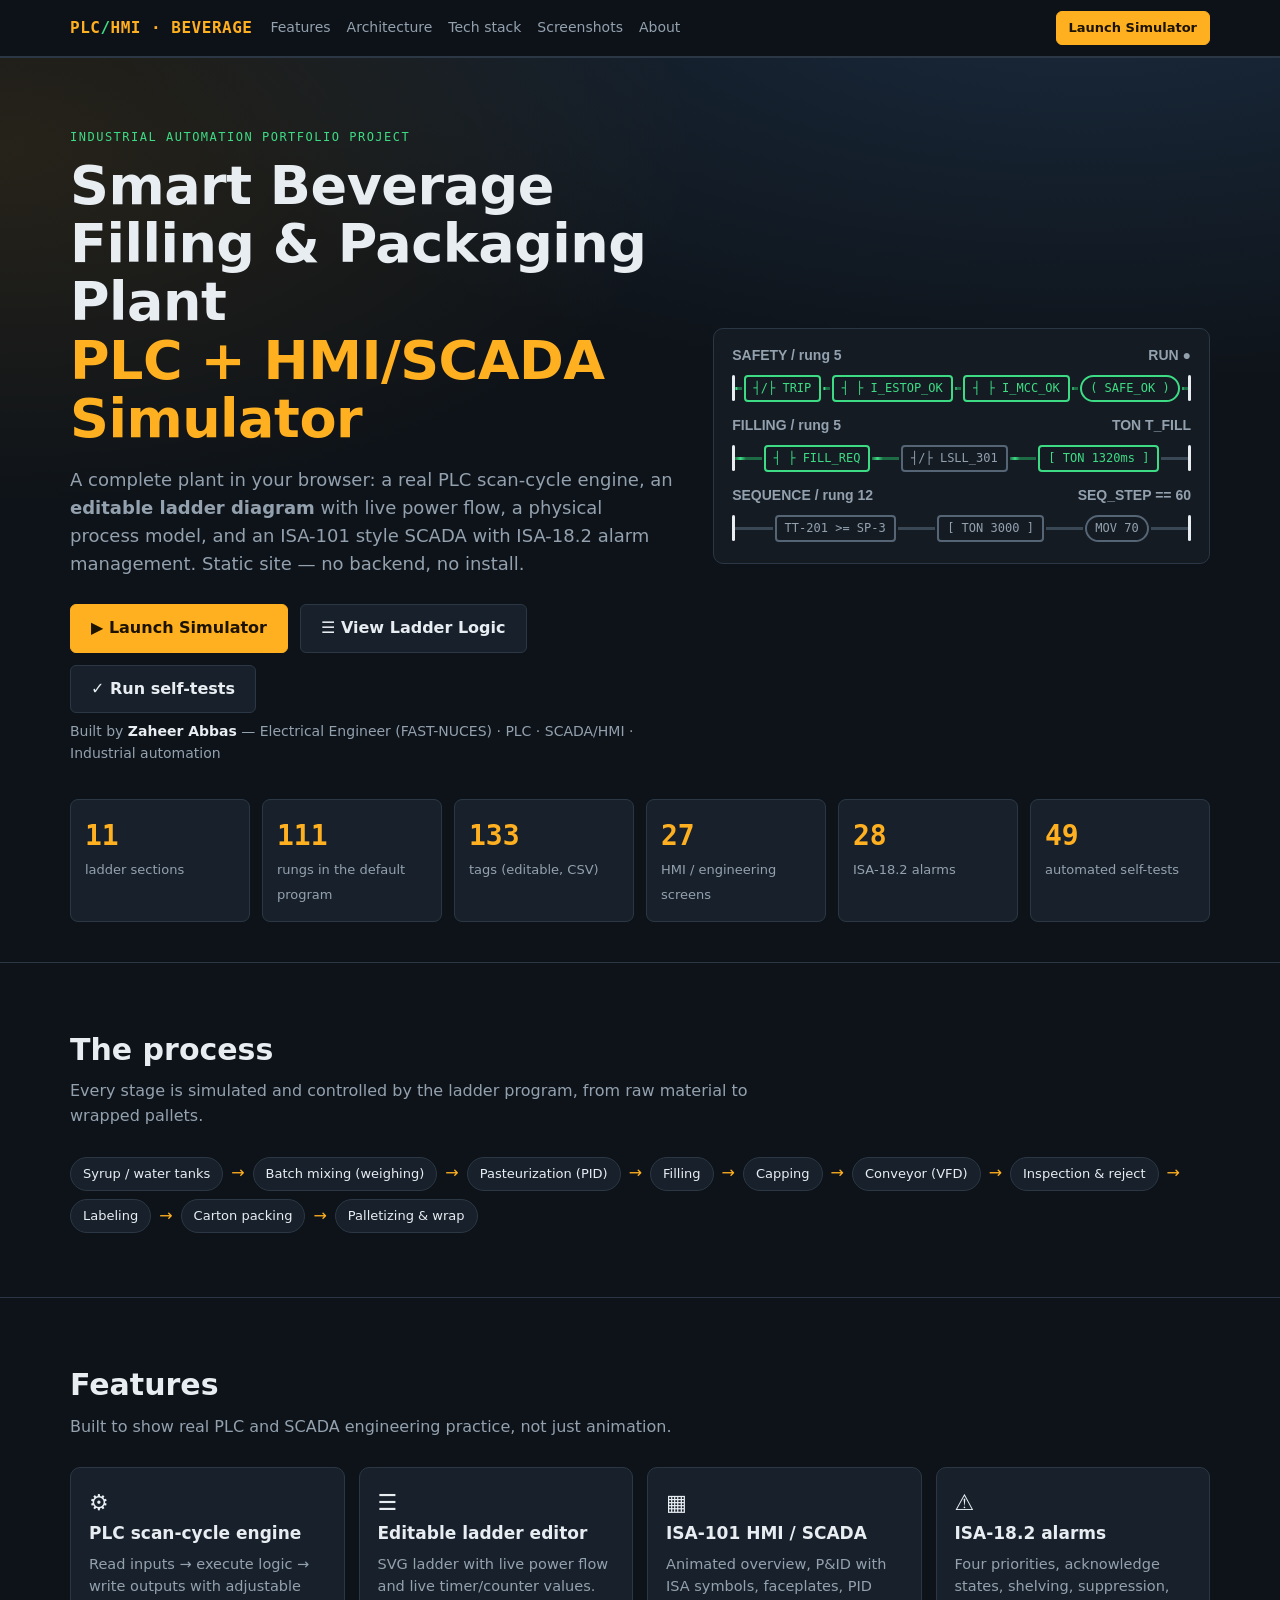
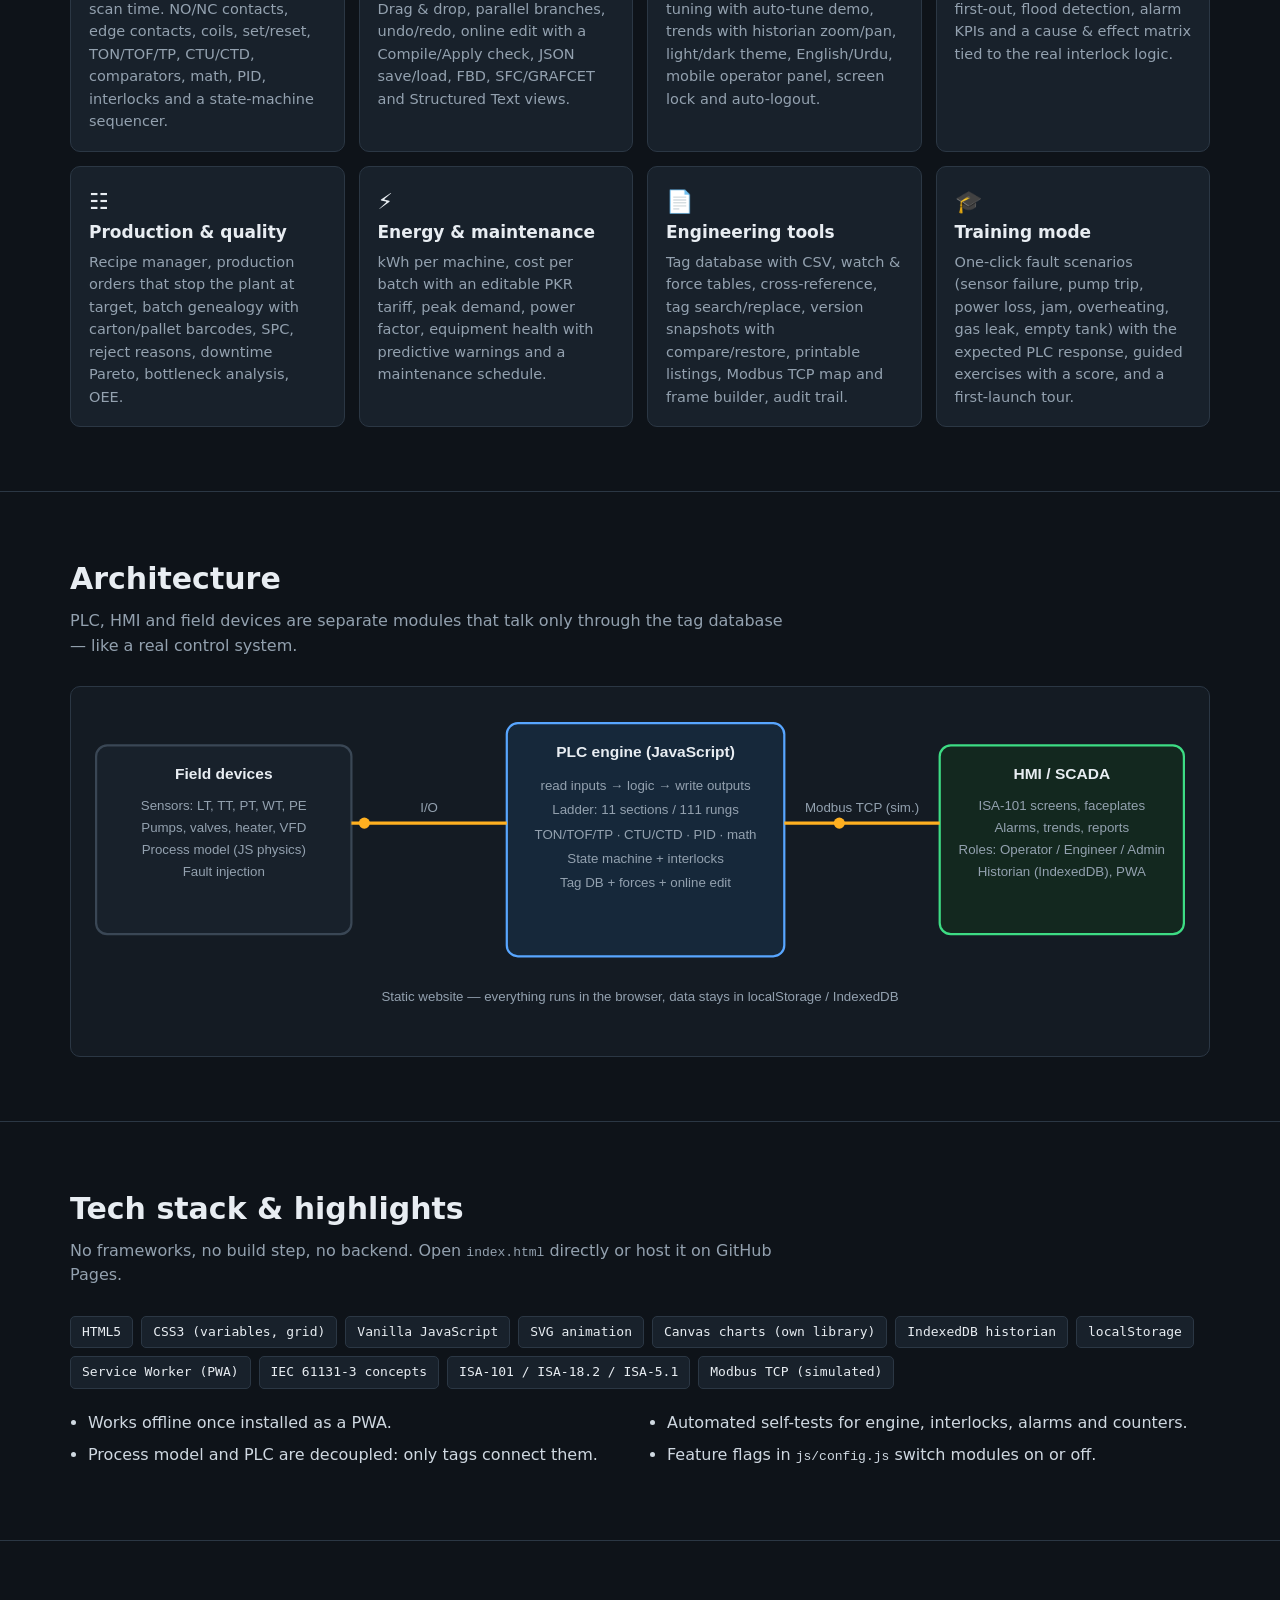
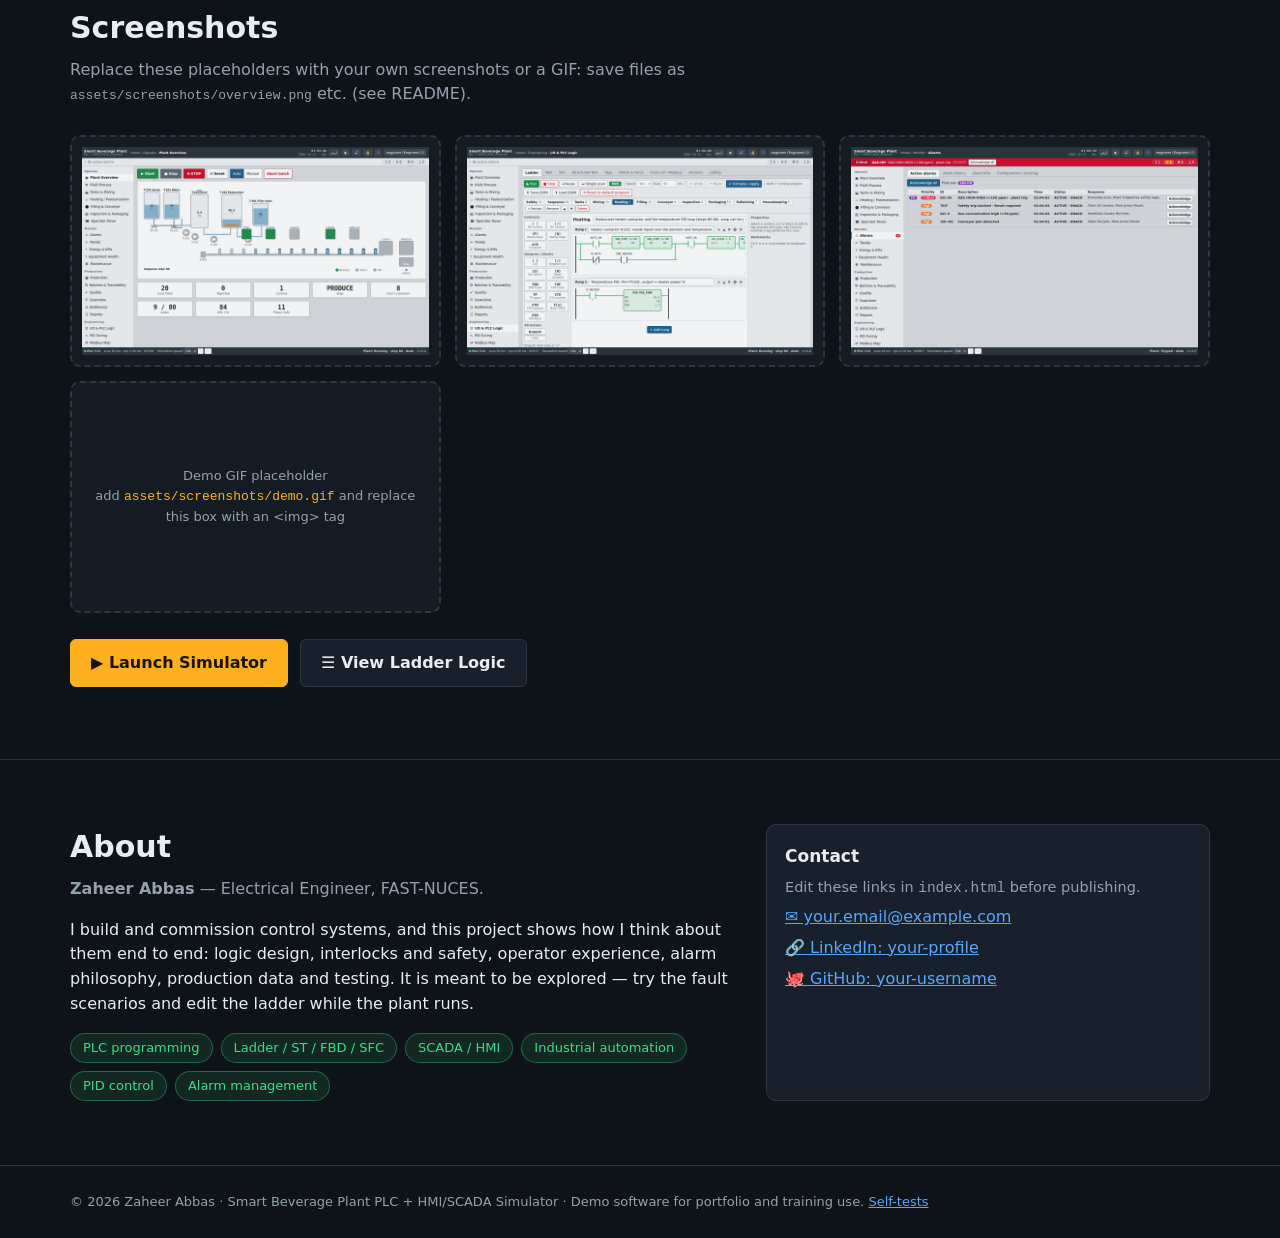
<file: index.html>
<!DOCTYPE html>
<html lang="en">
<head>
<meta charset="utf-8">
<meta name="viewport" content="width=device-width, initial-scale=1">
<title>Smart Beverage Filling &amp; Packaging Plant - PLC + HMI/SCADA Simulator | Zaheer Abbas</title>
<meta name="description" content="Portfolio project by Zaheer Abbas: a browser-based PLC (ladder logic) and HMI/SCADA simulator of a beverage filling and packaging plant. Editable ladder, ISA-101 HMI, ISA-18.2 alarms, no install.">
<meta name="theme-color" content="#0e1319">
<meta property="og:title" content="Smart Beverage Plant - PLC + HMI/SCADA Simulator">
<meta property="og:description" content="Edit ladder logic live and operate a simulated beverage plant in your browser.">
<link rel="manifest" href="manifest.webmanifest">
<link rel="icon" href="assets/icon.svg" type="image/svg+xml">
<link rel="apple-touch-icon" href="assets/icon-192.png">
<link rel="stylesheet" href="css/landing.css">
</head>
<body>
<header class="nav"><div class="wrap">
  <a class="logo" href="#top">PLC<b>/</b>HMI &middot; BEVERAGE</a>
  <nav aria-label="Sections"><a href="#features">Features</a><a href="#architecture">Architecture</a><a href="#stack">Tech stack</a><a href="#screens">Screenshots</a><a href="#about">About</a></nav>
  <a class="btn pri sm" href="simulator/index.html">Launch Simulator</a>
</div></header>

<main id="top">
<section class="hero"><div class="wrap grid">
  <div>
    <div class="tag">Industrial automation portfolio project</div>
    <h1>Smart Beverage Filling &amp; Packaging Plant<br><span>PLC + HMI/SCADA Simulator</span></h1>
    <p class="lead">A complete plant in your browser: a real PLC scan-cycle engine, an <b>editable ladder diagram</b> with live power flow, a physical process model, and an ISA-101 style SCADA with ISA-18.2 alarm management. Static site &mdash; no backend, no install.</p>
    <div class="cta"><a class="btn pri" href="simulator/index.html">&#9654; Launch Simulator</a><a class="btn" href="ladder/index.html">&#9776; View Ladder Logic</a><a class="btn" href="tests.html">&#10003; Run self-tests</a></div>
    <div class="by">Built by <b>Zaheer Abbas</b> &mdash; Electrical Engineer (FAST-NUCES) &middot; PLC &middot; SCADA/HMI &middot; Industrial automation</div>
  </div>
  <div class="rungs" aria-hidden="true">
    <div class="t"><span>SAFETY / rung 5</span><span>RUN &#9679;</span></div>
    <div class="rung"><i class="rail"></i><i class="wire on"></i><span class="el on">&#9508;/&#9500; TRIP</span><i class="wire on"></i><span class="el on">&#9508; &#9500; I_ESTOP_OK</span><i class="wire on"></i><span class="el on">&#9508; &#9500; I_MCC_OK</span><i class="wire on"></i><span class="el on coil">( SAFE_OK )</span><i class="wire on"></i><i class="rail"></i></div>
    <div class="t" style="margin-top:12px"><span>FILLING / rung 5</span><span>TON T_FILL</span></div>
    <div class="rung"><i class="rail"></i><i class="wire on"></i><span class="el on">&#9508; &#9500; FILL_REQ</span><i class="wire on"></i><span class="el">&#9508;/&#9500; LSLL_301</span><i class="wire on"></i><span class="el on">[ TON 1320ms ]</span><i class="wire"></i><i class="rail"></i></div>
    <div class="t" style="margin-top:12px"><span>SEQUENCE / rung 12</span><span>SEQ_STEP == 60</span></div>
    <div class="rung"><i class="rail"></i><i class="wire"></i><span class="el">TT-201 &gt;= SP-3</span><i class="wire"></i><span class="el">[ TON 3000 ]</span><i class="wire"></i><span class="el coil">MOV 70</span><i class="wire"></i><i class="rail"></i></div>
  </div>
</div>
<div class="wrap"><div class="stats" id="stats">
  <div class="stat"><b>11</b><span>ladder sections</span></div><div class="stat"><b>111</b><span>rungs in the default program</span></div><div class="stat"><b>133</b><span>tags (editable, CSV)</span></div>
  <div class="stat"><b>27</b><span>HMI / engineering screens</span></div><div class="stat"><b>28</b><span>ISA-18.2 alarms</span></div><div class="stat"><b>49</b><span>automated self-tests</span></div>
</div></div></section>

<section id="process"><div class="wrap">
  <h2>The process</h2><p class="sub">Every stage is simulated and controlled by the ladder program, from raw material to wrapped pallets.</p>
  <div class="flow"><span class="chip">Syrup / water tanks</span><span class="arr">&rarr;</span><span class="chip">Batch mixing (weighing)</span><span class="arr">&rarr;</span><span class="chip">Pasteurization (PID)</span><span class="arr">&rarr;</span><span class="chip">Filling</span><span class="arr">&rarr;</span><span class="chip">Capping</span><span class="arr">&rarr;</span><span class="chip">Conveyor (VFD)</span><span class="arr">&rarr;</span><span class="chip">Inspection &amp; reject</span><span class="arr">&rarr;</span><span class="chip">Labeling</span><span class="arr">&rarr;</span><span class="chip">Carton packing</span><span class="arr">&rarr;</span><span class="chip">Palletizing &amp; wrap</span></div>
</div></section>

<section id="features"><div class="wrap">
  <h2>Features</h2><p class="sub">Built to show real PLC and SCADA engineering practice, not just animation.</p>
  <div class="cards">
    <div class="card"><div class="ic">&#9881;</div><h3>PLC scan-cycle engine</h3><p>Read inputs &rarr; execute logic &rarr; write outputs with adjustable scan time. NO/NC contacts, edge contacts, coils, set/reset, TON/TOF/TP, CTU/CTD, comparators, math, PID, interlocks and a state-machine sequencer.</p></div>
    <div class="card"><div class="ic">&#9776;</div><h3>Editable ladder editor</h3><p>SVG ladder with live power flow and live timer/counter values. Drag &amp; drop, parallel branches, undo/redo, online edit with a Compile/Apply check, JSON save/load, FBD, SFC/GRAFCET and Structured Text views.</p></div>
    <div class="card"><div class="ic">&#9638;</div><h3>ISA-101 HMI / SCADA</h3><p>Animated overview, P&amp;ID with ISA symbols, faceplates, PID tuning with auto-tune demo, trends with historian zoom/pan, light/dark theme, English/Urdu, mobile operator panel, screen lock and auto-logout.</p></div>
    <div class="card"><div class="ic">&#9888;</div><h3>ISA-18.2 alarms</h3><p>Four priorities, acknowledge states, shelving, suppression, first-out, flood detection, alarm KPIs and a cause &amp; effect matrix tied to the real interlock logic.</p></div>
    <div class="card"><div class="ic">&#9783;</div><h3>Production &amp; quality</h3><p>Recipe manager, production orders that stop the plant at target, batch genealogy with carton/pallet barcodes, SPC, reject reasons, downtime Pareto, bottleneck analysis, OEE.</p></div>
    <div class="card"><div class="ic">&#9889;</div><h3>Energy &amp; maintenance</h3><p>kWh per machine, cost per batch with an editable PKR tariff, peak demand, power factor, equipment health with predictive warnings and a maintenance schedule.</p></div>
    <div class="card"><div class="ic">&#128196;</div><h3>Engineering tools</h3><p>Tag database with CSV, watch &amp; force tables, cross-reference, tag search/replace, version snapshots with compare/restore, printable listings, Modbus TCP map and frame builder, audit trail.</p></div>
    <div class="card"><div class="ic">&#127891;</div><h3>Training mode</h3><p>One-click fault scenarios (sensor failure, pump trip, power loss, jam, overheating, gas leak, empty tank) with the expected PLC response, guided exercises with a score, and a first-launch tour.</p></div>
  </div>
</div></section>

<section id="architecture"><div class="wrap">
  <h2>Architecture</h2><p class="sub">PLC, HMI and field devices are separate modules that talk only through the tag database &mdash; like a real control system.</p>
  <div class="arch"><svg viewBox="0 0 1000 300" role="img" aria-label="Architecture diagram: field devices to PLC to HMI over simulated Modbus TCP" width="100%">
    <style>.b{fill:#18212b;stroke:#3a4755;stroke-width:2}.p{fill:#16283a;stroke:#58a6ff}.h{fill:#13281f;stroke:#3ddc84}.t{fill:#e8edf2;font:700 14px sans-serif}.s{fill:#93a1af;font:12px sans-serif}.l{stroke:#ffb020;stroke-width:3;fill:none}.k{fill:#ffb020}</style>
    <rect class="b" x="10" y="40" width="230" height="170" rx="10"/><text class="t" x="125" y="70" text-anchor="middle">Field devices</text><text class="s" x="125" y="98" text-anchor="middle">Sensors: LT, TT, PT, WT, PE</text><text class="s" x="125" y="118" text-anchor="middle">Pumps, valves, heater, VFD</text><text class="s" x="125" y="138" text-anchor="middle">Process model (JS physics)</text><text class="s" x="125" y="158" text-anchor="middle">Fault injection</text>
    <rect class="b p" x="380" y="20" width="250" height="210" rx="10"/><text class="t" x="505" y="50" text-anchor="middle">PLC engine (JavaScript)</text><text class="s" x="505" y="80" text-anchor="middle">read inputs &#8594; logic &#8594; write outputs</text><text class="s" x="505" y="102" text-anchor="middle">Ladder: 11 sections / 111 rungs</text><text class="s" x="505" y="124" text-anchor="middle">TON/TOF/TP &#183; CTU/CTD &#183; PID &#183; math</text><text class="s" x="505" y="146" text-anchor="middle">State machine + interlocks</text><text class="s" x="505" y="168" text-anchor="middle">Tag DB + forces + online edit</text>
    <rect class="b h" x="770" y="40" width="220" height="170" rx="10"/><text class="t" x="880" y="70" text-anchor="middle">HMI / SCADA</text><text class="s" x="880" y="98" text-anchor="middle">ISA-101 screens, faceplates</text><text class="s" x="880" y="118" text-anchor="middle">Alarms, trends, reports</text><text class="s" x="880" y="138" text-anchor="middle">Roles: Operator / Engineer / Admin</text><text class="s" x="880" y="158" text-anchor="middle">Historian (IndexedDB), PWA</text>
    <path class="l" d="M240 110H380"/><path class="l" d="M630 110H770"/><text class="s" x="310" y="100" text-anchor="middle">I/O</text><text class="s" x="700" y="100" text-anchor="middle">Modbus TCP (sim.)</text>
    <circle class="k" r="5"><animateMotion dur="2s" repeatCount="indefinite" path="M240 110H380"/></circle><circle class="k" r="5"><animateMotion dur="1.6s" repeatCount="indefinite" path="M630 110H770"/></circle>
    <text class="s" x="500" y="270" text-anchor="middle">Static website &#8212; everything runs in the browser, data stays in localStorage / IndexedDB</text></svg></div>
</div></section>

<section id="stack"><div class="wrap">
  <h2>Tech stack &amp; highlights</h2><p class="sub">No frameworks, no build step, no backend. Open <code>index.html</code> directly or host it on GitHub Pages.</p>
  <div class="stack"><span>HTML5</span><span>CSS3 (variables, grid)</span><span>Vanilla JavaScript</span><span>SVG animation</span><span>Canvas charts (own library)</span><span>IndexedDB historian</span><span>localStorage</span><span>Service Worker (PWA)</span><span>IEC 61131-3 concepts</span><span>ISA-101 / ISA-18.2 / ISA-5.1</span><span>Modbus TCP (simulated)</span></div>
  <ul class="feat" style="margin-top:22px"><li>Works offline once installed as a PWA.</li><li>Process model and PLC are decoupled: only tags connect them.</li><li>Automated self-tests for engine, interlocks, alarms and counters.</li><li>Feature flags in <code>js/config.js</code> switch modules on or off.</li></ul>
</div></section>

<section id="screens"><div class="wrap">
  <h2>Screenshots</h2><p class="sub">Replace these placeholders with your own screenshots or a GIF: save files as <code>assets/screenshots/overview.png</code> etc. (see README).</p>
  <div class="shots">
    <div class="shot"><img src="assets/screenshots/overview.png" alt="Plant overview screenshot" onerror="this.replaceWith(Object.assign(document.createElement('div'),{innerHTML:'Plant overview<br><code>assets/screenshots/overview.png</code>'}))"></div>
    <div class="shot"><img src="assets/screenshots/ladder.png" alt="Ladder editor screenshot" onerror="this.replaceWith(Object.assign(document.createElement('div'),{innerHTML:'Ladder editor with live power flow<br><code>assets/screenshots/ladder.png</code>'}))"></div>
    <div class="shot"><img src="assets/screenshots/alarms.png" alt="Alarm management screenshot" onerror="this.replaceWith(Object.assign(document.createElement('div'),{innerHTML:'ISA-18.2 alarms<br><code>assets/screenshots/alarms.png</code>'}))"></div>
    <div class="shot"><div>Demo GIF placeholder<br>add <code>assets/screenshots/demo.gif</code> and replace this box with an &lt;img&gt; tag</div></div>
  </div>
  <div class="cta"><a class="btn pri" href="simulator/index.html">&#9654; Launch Simulator</a><a class="btn" href="ladder/index.html">&#9776; View Ladder Logic</a></div>
</div></section>

<section id="about"><div class="wrap about">
  <div>
    <h2>About</h2>
    <p class="sub" style="margin-bottom:10px"><b>Zaheer Abbas</b> &mdash; Electrical Engineer, FAST-NUCES.</p>
    <p>I build and commission control systems, and this project shows how I think about them end to end: logic design, interlocks and safety, operator experience, alarm philosophy, production data and testing. It is meant to be explored &mdash; try the fault scenarios and edit the ladder while the plant runs.</p>
    <div class="skills"><span>PLC programming</span><span>Ladder / ST / FBD / SFC</span><span>SCADA / HMI</span><span>Industrial automation</span><span>PID control</span><span>Alarm management</span></div>
  </div>
  <div class="card contact"><h3>Contact</h3><p>Edit these links in <code>index.html</code> before publishing.</p>
    <a href="mailto:your.email@example.com">&#9993; your.email@example.com</a><a href="https://www.linkedin.com/in/your-profile">&#128279; LinkedIn: your-profile</a><a href="https://github.com/your-username">&#128025; GitHub: your-username</a></div>
</div></section>
</main>
<footer><div class="wrap">&copy; <span id="yr">2026</span> Zaheer Abbas &middot; Smart Beverage Plant PLC + HMI/SCADA Simulator &middot; Demo software for portfolio and training use. <a href="tests.html">Self-tests</a></div></footer>
<script>
document.getElementById('yr').textContent = new Date().getFullYear();
if ('serviceWorker' in navigator && /^https?:/.test(location.protocol)) navigator.serviceWorker.register('sw.js').catch(function () {});
</script>
</body>
</html>
</file>
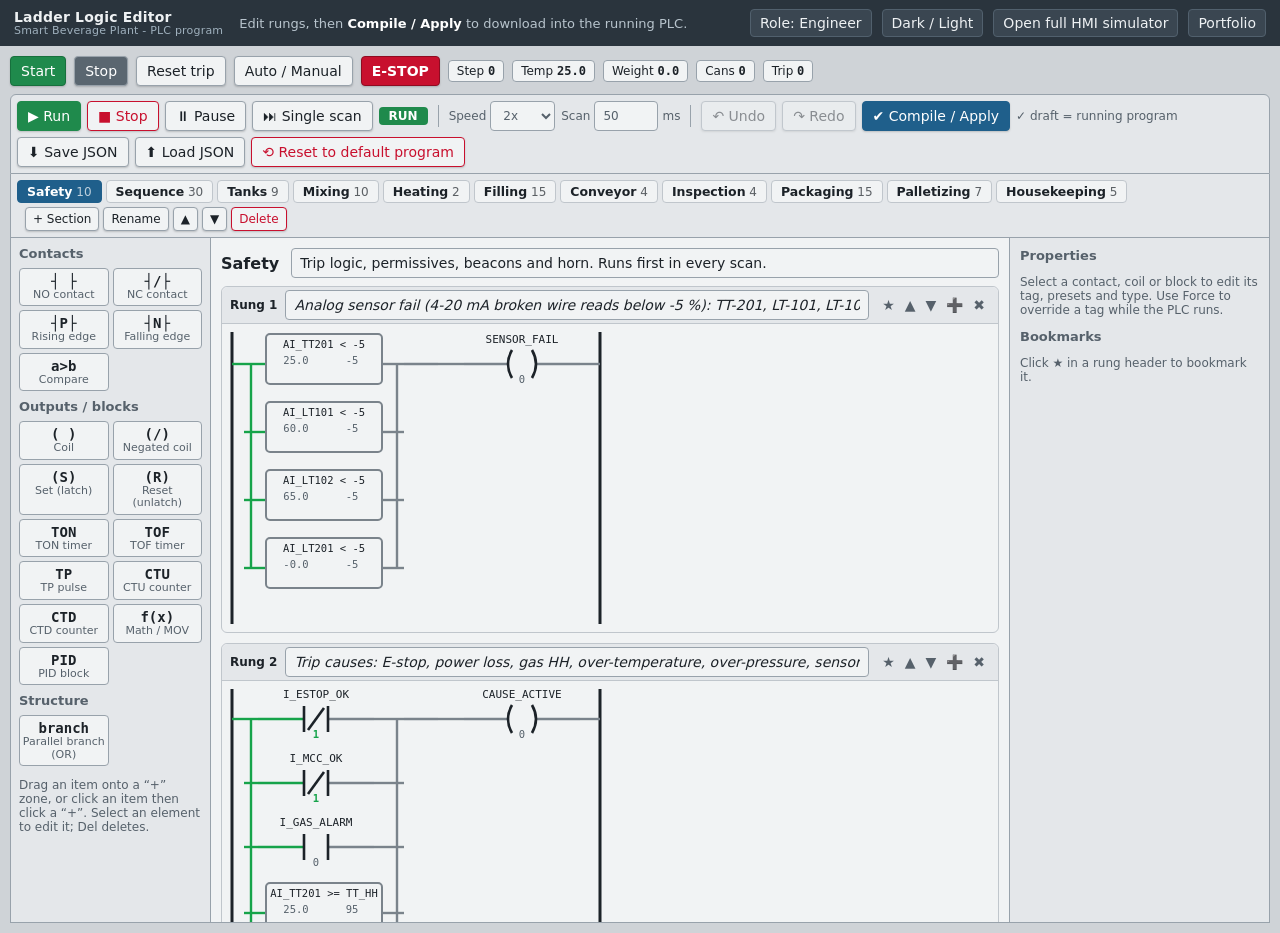
<file: ladder/index.html>
<!DOCTYPE html>
<html lang="en" data-theme="light">
<head>
<meta charset="utf-8"><meta name="viewport" content="width=device-width, initial-scale=1">
<title>Ladder Logic Editor - Smart Beverage Plant PLC</title>
<link rel="icon" href="../assets/icon.svg" type="image/svg+xml">
<link rel="stylesheet" href="../css/hmi.css">
<style>body{overflow:auto}.lp{padding:10px;max-width:1700px;margin:0 auto}.lp .strip{display:flex;gap:8px;flex-wrap:wrap;align-items:center;margin-bottom:8px}.lp .strip .kv{background:var(--card);border:1px solid var(--line);border-radius:4px;padding:3px 8px;font-size:12px}.lp .strip .kv b{font-family:var(--mono)}</style>
</head>
<body>
<div class="hdr" style="padding:8px 14px"><span class="brand">Ladder Logic Editor<small>Smart Beverage Plant - PLC program</small></span><span class="crumbs">Edit rungs, then <b>Compile / Apply</b> to download into the running PLC.</span>
  <button class="btn" id="role">Role: Engineer</button><button class="btn" id="theme">Dark / Light</button><a class="btn" style="text-decoration:none;display:inline-flex;align-items:center" href="../simulator/index.html">Open full HMI simulator</a><a class="btn" style="text-decoration:none;display:inline-flex;align-items:center" href="../index.html">Portfolio</a></div>
<div class="lp">
  <div class="strip" id="strip"></div>
  <div id="editor"></div>
</div>
<script src="../js/config.js"></script><script src="../js/tags.js"></script><script src="../js/plc-engine.js"></script><script src="../js/process-model.js"></script><script src="../js/sim.js"></script>
<script src="../js/alarms.js"></script><script src="../data/default-data.js"></script><script src="../js/storage.js"></script><script src="../js/production.js"></script><script src="../js/core.js"></script><script src="../js/ui.js"></script><script src="../js/ladder-editor.js"></script>
<script>
(function(){
  'use strict'; const P=PLANT, U=P.UI, h=U.h;
  P.session.user='engineer'; P.session.role='Engineer';
  P.I18N.lang='en'; if(P.Store.get('theme','light')==='dark') document.documentElement.dataset.theme='dark';
  const sim=P.boot(); sim.paused=false;
  const ed=window.__ed=new P.LadderEditor(document.getElementById('editor'),{sim,canEdit:()=>P.session.canEdit(),saveProgram:p=>P.Prog.saveProgram(p)});
  // quick operator strip so the ladder can be exercised without the HMI
  const strip=document.getElementById('strip'); const kv=(l,t,d)=>{const s=h('span',{class:'kv'},l+' ',h('b',null,'-'));strip.appendChild(s);return ()=>{s.lastChild.textContent=U.fmt(sim.tags.get(t),d)}};
  const b=(l,fn,c)=>strip.appendChild(h('button',{class:'btn '+(c||''),onclick:fn},l));
  b('Start',()=>P.Op.pulse('M_START','Start'),'start');b('Stop',()=>P.Op.pulse('M_STOP','Stop'),'stopb');b('Reset trip',()=>P.Op.pulse('M_RESET','Reset'));
  b('Auto / Manual',()=>P.Op.toggle('M_AUTO','Auto/Manual'));b('E-STOP',()=>P.Op.estop(),'estop');
  const ups=[kv('Step','SEQ_STEP',0),kv('Temp','AI_TT201',1),kv('Weight','AI_WT103',1),kv('Cans','CAN_PACKED.CV',0),kv('Trip','TRIP',0)];
  document.getElementById('role').onclick=()=>{const r=P.session.role==='Engineer'?'Operator':'Engineer';P.session.role=r;document.getElementById('role').textContent='Role: '+r;ed.refreshBar();ed.render();};
  document.getElementById('theme').onclick=()=>{const d=document.documentElement.dataset.theme==='dark'?'light':'dark';document.documentElement.dataset.theme=d;P.Store.set('theme',d);};
  P.bus.on('frame',()=>{ed.update();ups.forEach(f=>f());});
  P.bus.on('xref',t=>U.toast('Cross-reference for '+t+' is available in the HMI simulator: I/O & PLC Logic > Cross-ref','info'));
})();
</script>
</body></html>
</file>
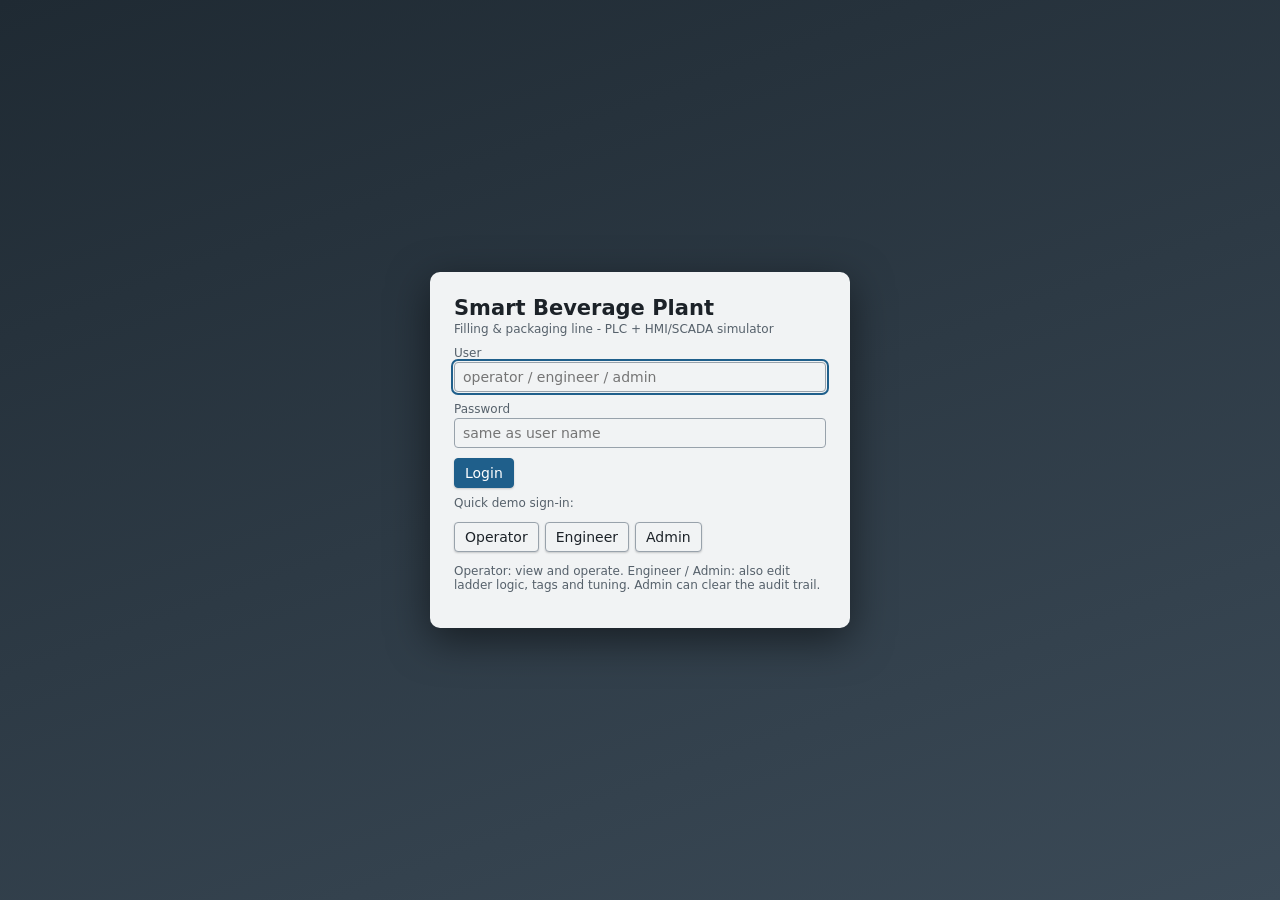
<file: simulator/index.html>
<!DOCTYPE html>
<html lang="en" data-theme="light">
<head>
<meta charset="utf-8">
<meta name="viewport" content="width=device-width, initial-scale=1, viewport-fit=cover">
<title>Smart Beverage Plant - PLC + HMI/SCADA Simulator</title>
<meta name="description" content="Web-based PLC (ladder logic) and HMI/SCADA simulator of a beverage filling and packaging plant.">
<meta name="theme-color" content="#2a343d">
<link rel="manifest" href="../manifest.webmanifest">
<link rel="icon" href="../assets/icon.svg" type="image/svg+xml">
<link rel="apple-touch-icon" href="../assets/icon-192.png">
<link rel="stylesheet" href="../css/hmi.css">
</head>
<body class="loggedout">
<noscript>This simulator needs JavaScript.</noscript>
<!-- engine -->
<script src="../js/config.js"></script>
<script src="../js/tags.js"></script>
<script src="../js/plc-engine.js"></script>
<script src="../js/process-model.js"></script>
<script src="../js/sim.js"></script>
<script src="../js/alarms.js"></script>
<script src="../data/default-data.js"></script>
<script src="../js/storage.js"></script>
<script src="../js/production.js"></script>
<script src="../js/core.js"></script>
<!-- UI -->
<script src="../js/ui.js"></script>
<script src="../js/charts.js"></script>
<script src="../js/ladder-editor.js"></script>
<script src="../js/app.js"></script>
<script src="../js/screens-operate.js"></script>
<script src="../js/screens-monitor.js"></script>
<script src="../js/screens-prod.js"></script>
<script src="../js/engineering.js"></script>
<script src="../js/screens-eng.js"></script>
<script src="../js/screens-learn.js"></script>
<script>
(function () {
  'use strict';
  var P = PLANT;
  if (P.Store.get('theme', 'light') === 'dark') document.documentElement.dataset.theme = 'dark';
  P.I18N.set(P.FEATURES.urdu ? P.Store.get('lang', 'en') : 'en');
  P.boot();
  P.App.showLogin();
  if (P.FEATURES.pwa && 'serviceWorker' in navigator && /^https?:/.test(location.protocol)) {
    navigator.serviceWorker.register('../sw.js').catch(function () { /* offline install is optional */ });
  }
  window.addEventListener('beforeunload', function () { P.Audit.flush(); });
})();
</script>
</body>
</html>
</file>
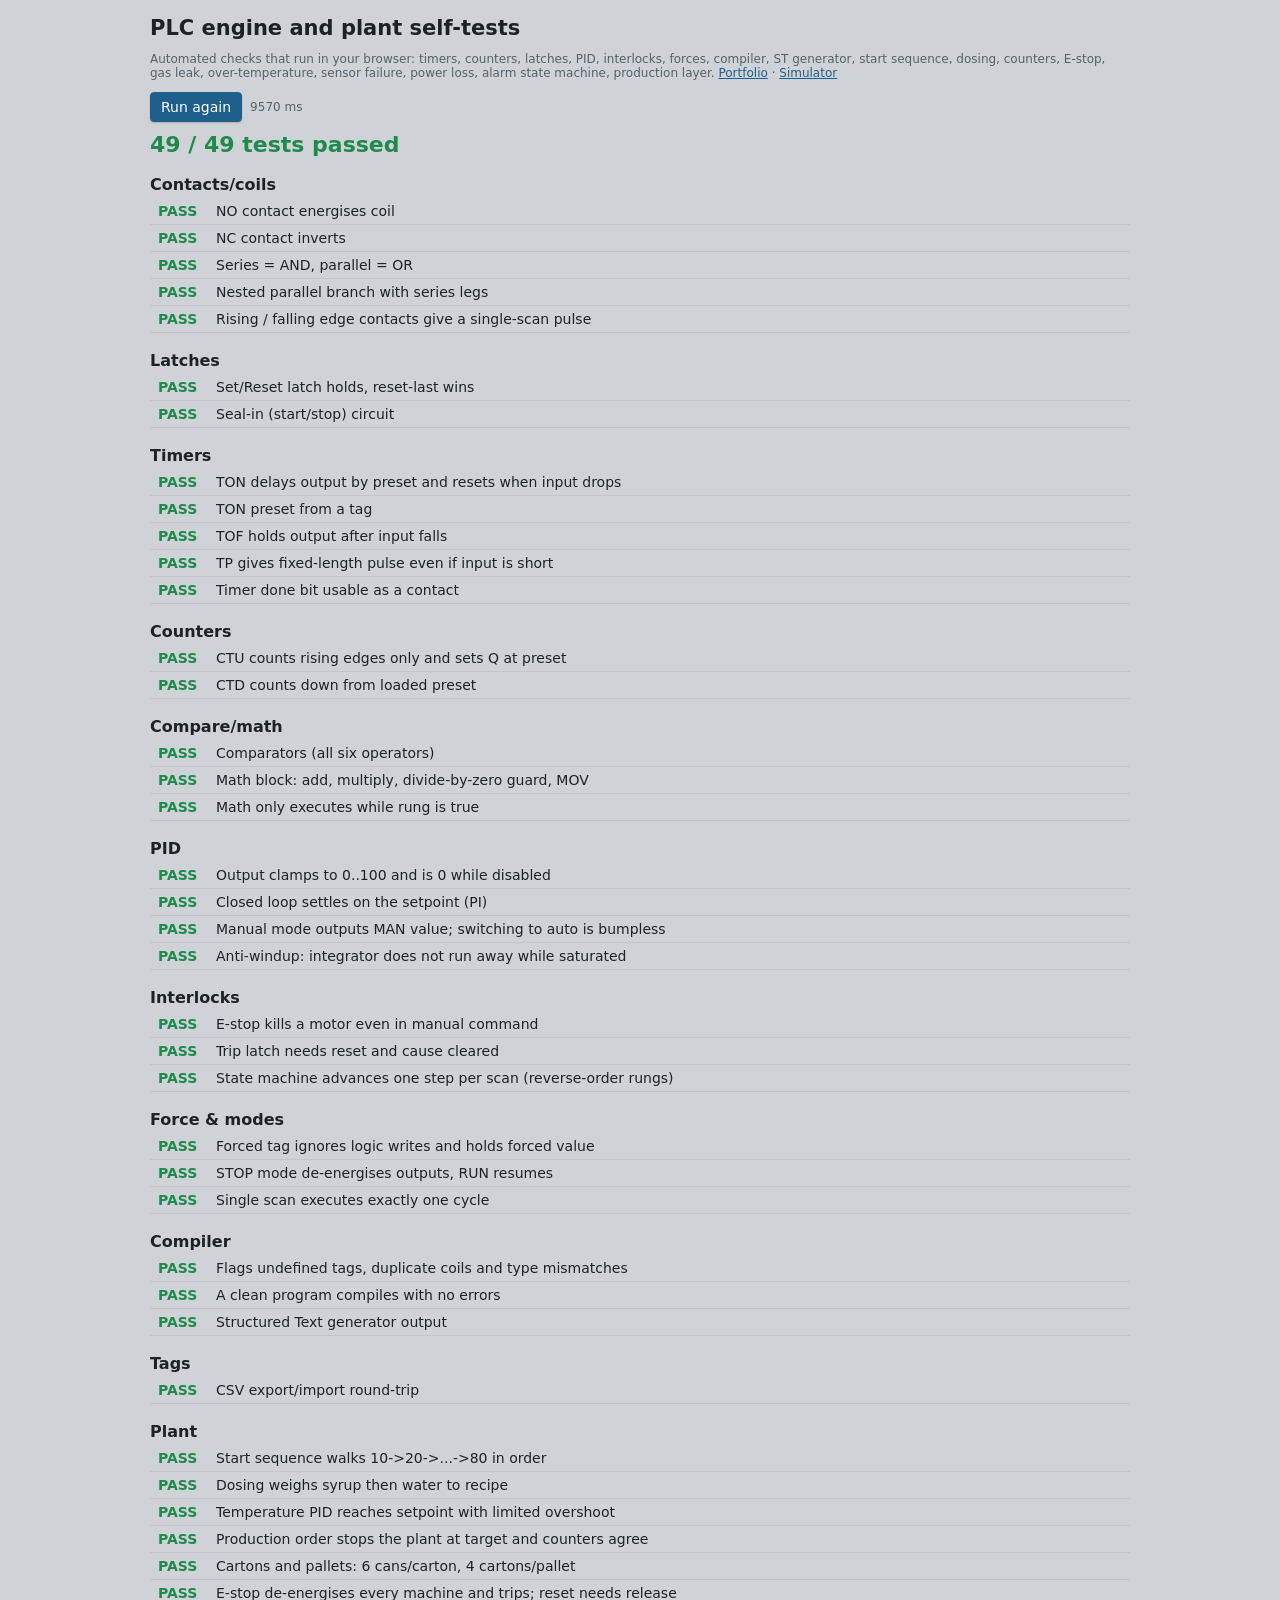
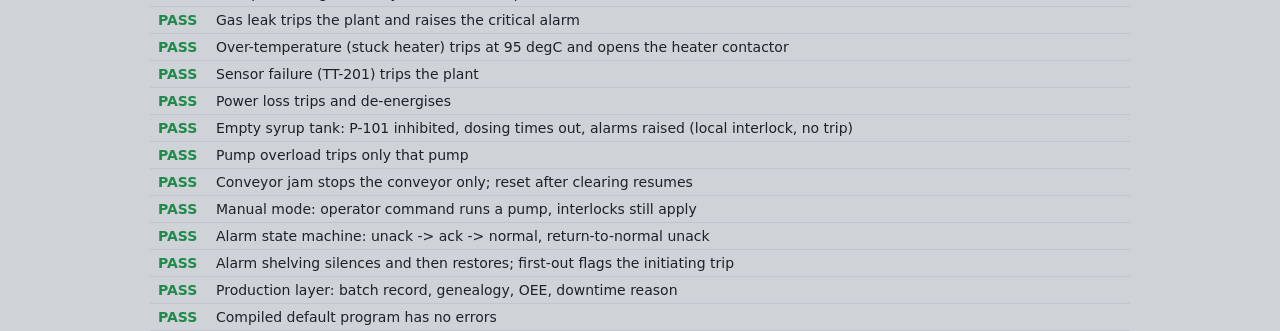
<file: tests.html>
<!DOCTYPE html>
<html lang="en" data-theme="light">
<head>
<meta charset="utf-8"><meta name="viewport" content="width=device-width, initial-scale=1">
<title>Self-tests - Smart Beverage Plant PLC</title>
<link rel="icon" href="assets/icon.svg" type="image/svg+xml">
<link rel="stylesheet" href="css/hmi.css">
<style>body{overflow:auto;padding:16px}.wrap{max-width:980px;margin:0 auto}.sum{font-size:22px;font-weight:700;margin:10px 0}.sum.ok{color:var(--ok)}.sum.bad{color:var(--bad)}
.r{display:flex;gap:10px;padding:5px 8px;border-bottom:1px solid var(--line2);font-size:14px}.r .s{width:48px;font-weight:700}.r.p .s{color:var(--ok)}.r.f{background:color-mix(in srgb,var(--bad) 12%,transparent)}.r.f .s{color:var(--bad)}.r small{color:var(--bad)}
h3{margin:18px 0 4px}</style>
</head>
<body><div class="wrap">
<h2>PLC engine and plant self-tests</h2>
<p class="hint">Automated checks that run in your browser: timers, counters, latches, PID, interlocks, forces, compiler, ST generator, start sequence, dosing, counters, E-stop, gas leak, over-temperature, sensor failure, power loss, alarm state machine, production layer.
<a href="index.html">Portfolio</a> &middot; <a href="simulator/index.html">Simulator</a></p>
<div class="toolbar"><button class="btn primary" id="rerun">Run again</button><span id="time" class="hint"></span></div>
<div id="sum" class="sum">Running...</div><div id="out"></div></div>
<script src="js/config.js"></script><script src="js/tags.js"></script><script src="js/plc-engine.js"></script><script src="js/process-model.js"></script><script src="js/sim.js"></script><script src="js/alarms.js"></script><script src="js/production.js"></script><script src="data/default-data.js"></script>
<script src="js/selftest.js"></script><script src="js/selftest-plant.js"></script>
<script>
(function(){
  function run(){
    var out=document.getElementById('out'),sum=document.getElementById('sum');out.innerHTML='';sum.textContent='Running...';sum.className='sum';
    setTimeout(function(){
      var t0=performance.now(),res=PLANT.runSelfTests(),fail=0,group='';
      res.forEach(function(r){
        if(r.group!==group){group=r.group;var h=document.createElement('h3');h.textContent=group;out.appendChild(h);}
        var d=document.createElement('div');d.className='r '+(r.ok?'p':'f');if(!r.ok)fail++;
        d.innerHTML='<span class="s">'+(r.ok?'PASS':'FAIL')+'</span><span>'+r.name.replace(/</g,'&lt;')+(r.ok?'':'<br><small>'+String(r.msg).replace(/</g,'&lt;')+'</small>')+'</span>';out.appendChild(d);
      });
      sum.textContent=(res.length-fail)+' / '+res.length+' tests passed';sum.className='sum '+(fail?'bad':'ok');
      document.getElementById('time').textContent=Math.round(performance.now()-t0)+' ms';
      window.__testResult={total:res.length,failed:fail};
    },30);
  }
  document.getElementById('rerun').onclick=run;run();
})();
</script></body></html>
</file>
<file: css/landing.css>
/* landing.css - portfolio landing page (control-room look: slate + amber + phosphor green) */
:root{--bg:#0e1319;--bg2:#141b23;--card:#18212b;--line:#2b3744;--ink:#e8edf2;--mute:#93a1af;--amber:#ffb020;--green:#3ddc84;--blue:#58a6ff;--red:#ff5468;--mono:ui-monospace,"Cascadia Mono",Consolas,"DejaVu Sans Mono",monospace;--sans:"Segoe UI",system-ui,-apple-system,Roboto,Arial,sans-serif}
*{box-sizing:border-box}html{scroll-behavior:smooth}body{margin:0;background:var(--bg);color:var(--ink);font-family:var(--sans);line-height:1.55}
a{color:var(--blue)}img,svg{max-width:100%}
.wrap{max-width:1180px;margin:0 auto;padding:0 20px}
.nav{position:sticky;top:0;z-index:20;background:rgba(14,19,25,.88);backdrop-filter:blur(8px);border-bottom:1px solid var(--line)}
.nav .wrap{display:flex;align-items:center;gap:18px;min-height:56px;flex-wrap:wrap}
.logo{font-family:var(--mono);font-weight:700;color:var(--amber);text-decoration:none;letter-spacing:.5px}.logo b{color:var(--green)}
.nav nav{display:flex;gap:16px;flex:1;flex-wrap:wrap}.nav nav a{color:var(--mute);text-decoration:none;font-size:14px}.nav nav a:hover{color:var(--ink)}
.btn{display:inline-flex;align-items:center;gap:8px;padding:11px 20px;border-radius:6px;border:1px solid var(--line);color:var(--ink);text-decoration:none;font-weight:600;background:var(--card);cursor:pointer}
.btn:hover{border-color:var(--amber)}.btn.pri{background:var(--amber);color:#1b1300;border-color:var(--amber)}.btn.pri:hover{filter:brightness(1.08)}.btn.sm{padding:6px 12px;font-size:13px}
.hero{padding:70px 0 40px;background:radial-gradient(1000px 420px at 85% -10%,rgba(88,166,255,.16),transparent),radial-gradient(700px 360px at 0% 10%,rgba(255,176,32,.10),transparent)}
.hero .grid{display:grid;grid-template-columns:1.1fr .9fr;gap:36px;align-items:center}
.tag{font-family:var(--mono);font-size:12px;color:var(--green);letter-spacing:1.5px;text-transform:uppercase}
h1{font-size:clamp(32px,5vw,54px);line-height:1.08;margin:10px 0 16px;letter-spacing:-.5px}h1 span{color:var(--amber)}
.lead{color:var(--mute);font-size:18px;max-width:58ch}
.cta{display:flex;gap:12px;flex-wrap:wrap;margin:26px 0 8px}.by{font-size:14px;color:var(--mute)}.by b{color:var(--ink)}
.rungs{background:var(--bg2);border:1px solid var(--line);border-radius:10px;padding:18px;font-family:var(--mono);font-size:12px}
.rungs .t{color:var(--mute);margin-bottom:8px;display:flex;justify-content:space-between}
.rung{display:flex;align-items:center;height:34px}.rail{width:3px;height:26px;background:var(--ink);border-radius:2px}.wire{flex:1;height:3px;background:#3a4755;position:relative;overflow:hidden}
.wire.on{background:#1d6b44}.wire.on::after{content:"";position:absolute;inset:0;background:linear-gradient(90deg,transparent,var(--green),transparent);width:40%;animation:flow 1.6s linear infinite}
@keyframes flow{from{transform:translateX(-100%)}to{transform:translateX(260%)}}
.el{padding:2px 8px;border:2px solid #556575;border-radius:4px;color:var(--mute);margin:0 2px;white-space:nowrap}.el.on{border-color:var(--green);color:var(--green)}
.coil{border-radius:14px}
section{padding:64px 0;border-top:1px solid var(--line)}h2{font-size:30px;margin:0 0 6px}.sub{color:var(--mute);margin:0 0 28px;max-width:70ch}
.stats{display:grid;grid-template-columns:repeat(auto-fit,minmax(150px,1fr));gap:12px;margin-top:34px}
.stat{background:var(--card);border:1px solid var(--line);border-radius:8px;padding:14px}.stat b{display:block;font-family:var(--mono);font-size:28px;color:var(--amber)}.stat span{color:var(--mute);font-size:13px}
.flow{display:flex;flex-wrap:wrap;gap:8px;align-items:center}.chip{background:var(--card);border:1px solid var(--line);padding:6px 12px;border-radius:20px;font-size:13px}.arr{color:var(--amber)}
.cards{display:grid;grid-template-columns:repeat(auto-fit,minmax(260px,1fr));gap:14px}
.card{background:var(--card);border:1px solid var(--line);border-radius:10px;padding:18px}.card h3{margin:0 0 6px;font-size:17px}.card p{margin:0;color:var(--mute);font-size:14.5px}.card .ic{font-size:22px}
.arch{background:var(--bg2);border:1px solid var(--line);border-radius:10px;padding:14px;overflow:auto}
.feat{columns:2;column-gap:36px;padding-left:18px;margin:0}.feat li{margin-bottom:8px;break-inside:avoid;color:#cfd8e1}
.stack{display:flex;flex-wrap:wrap;gap:8px}.stack span{font-family:var(--mono);font-size:13px;background:var(--card);border:1px solid var(--line);padding:5px 11px;border-radius:5px}
.shots{display:grid;grid-template-columns:repeat(auto-fit,minmax(300px,1fr));gap:14px}
.shot{aspect-ratio:16/10;border:2px dashed var(--line);border-radius:10px;display:flex;align-items:center;justify-content:center;flex-direction:column;color:var(--mute);background:var(--bg2);overflow:hidden;text-align:center;padding:10px;font-size:13px}
.shot img{width:100%;height:100%;object-fit:cover;display:block}.shot code{color:var(--amber)}
.about{display:grid;grid-template-columns:1.2fr .8fr;gap:30px}
.skills{display:flex;flex-wrap:wrap;gap:8px;margin-top:12px}.skills span{background:rgba(61,220,132,.1);color:var(--green);border:1px solid rgba(61,220,132,.35);padding:4px 12px;border-radius:20px;font-size:13px}
.contact a{display:block;margin:6px 0}footer{border-top:1px solid var(--line);padding:26px 0;color:var(--mute);font-size:13px}
@media(max-width:860px){.hero .grid,.about{grid-template-columns:1fr}.feat{columns:1}.hero{padding-top:40px}}
@media(prefers-reduced-motion:reduce){.wire.on::after{animation:none}html{scroll-behavior:auto}}
</file>
<file: css/hmi.css>
/* ==========================================================================
   hmi.css - ISA-101 style HMI (muted grey, colour = information) + ladder editor
   Light grey is the default; [data-theme=dark] switches the variables.
   ========================================================================== */
:root {
  --bg: #cfd3d7; --panel: #e4e7ea; --card: #f1f3f4; --ink: #1c2228; --mute: #56616b; --line: #98a2ab; --line2: #c0c6cc;
  --eq: #a9b1b8; --eq-dk: #7d8892; --liquid: #7aa7c7; --accent: #1f5f8b; --accent-ink: #fff; --ok: #1f8a4c; --bad: #c8102e; --warn: #e07b00; --info: #2f7fd1;
  --head: #2a343d; --head-ink: #eef1f3; --wire: #7a838b; --flow: #16a34a; --hit: rgba(31, 95, 139, .10); --sel: #1f5f8b; --shadow: 0 1px 2px rgba(0, 0, 0, .18);
  --font: "Segoe UI", system-ui, -apple-system, Roboto, "Helvetica Neue", Arial, sans-serif; --mono: ui-monospace, "Cascadia Mono", Consolas, "DejaVu Sans Mono", monospace;
}
[data-theme=dark] {
  --bg: #12161a; --panel: #1b2127; --card: #232b32; --ink: #e3e7ea; --mute: #9aa5af; --line: #3b4650; --line2: #2c353d;
  --eq: #56626d; --eq-dk: #7d8b97; --liquid: #3f7aa3; --accent: #4f9fdc; --accent-ink: #08131c; --ok: #38b26a; --bad: #ff5468; --warn: #ff9a2e; --info: #5aa9ff;
  --head: #0c1013; --head-ink: #e3e7ea; --wire: #5b6670; --flow: #34d97b; --hit: rgba(79, 159, 220, .14); --sel: #5aa9ff; --shadow: 0 1px 2px rgba(0, 0, 0, .5);
}
* { box-sizing: border-box; }
html, body { margin: 0; height: 100%; }
body { font-family: var(--font); font-size: 14px; background: var(--bg); color: var(--ink); -webkit-text-size-adjust: 100%; }
html[lang=ur] body { font-family: "Noto Nastaliq Urdu", "Noto Sans Arabic", "Segoe UI", Tahoma, serif; line-height: 1.9; }
button, input, select, textarea { font: inherit; color: inherit; }
a { color: var(--accent); }
:focus-visible { outline: 2px solid var(--sel); outline-offset: 1px; }
h1, h2, h3, h4 { margin: 0 0 .5em; font-weight: 600; }
h3 { font-size: 16px; } h4 { font-size: 13px; color: var(--mute); }
small, .hint { color: var(--mute); font-size: 12px; } .hint.err { color: var(--bad); }
.mono { font-family: var(--mono); }

/* ---- buttons / inputs ---- */
.btn { background: var(--card); border: 1px solid var(--line); border-radius: 4px; padding: 5px 10px; cursor: pointer; min-height: 30px; box-shadow: var(--shadow); }
.btn:hover:not(:disabled) { border-color: var(--accent); }
.btn:disabled { opacity: .45; cursor: not-allowed; }
.btn.primary { background: var(--accent); color: var(--accent-ink); border-color: var(--accent); }
.btn.ok { background: var(--ok); color: #fff; border-color: var(--ok); } .btn.bad { color: var(--bad); border-color: var(--bad); }
.btn.bad.solid { background: var(--bad); color: #fff; } .btn.sm { padding: 2px 8px; min-height: 24px; font-size: 12px; }
input[type=text], input[type=number], input[type=password], input:not([type]), select, textarea { background: var(--card); border: 1px solid var(--line); border-radius: 4px; padding: 5px 8px; min-height: 30px; }
input.err { border-color: var(--bad); background: color-mix(in srgb, var(--bad) 10%, var(--card)); }
.btnrow { display: flex; gap: 6px; flex-wrap: wrap; margin: 8px 0; }

/* ---- app shell ---- */
.app { display: grid; grid-template-rows: auto auto 1fr auto; grid-template-columns: 220px 1fr; height: 100vh; height: 100dvh; }
.hdr { grid-column: 1 / 3; background: var(--head); color: var(--head-ink); display: flex; align-items: center; gap: 10px; padding: 6px 12px; min-height: 46px; flex-wrap: wrap; }
.hdr .brand { font-weight: 700; letter-spacing: .2px; margin-right: 6px; } .hdr .brand small { color: #9fb0bd; font-weight: 400; display: block; font-size: 11px; line-height: 1.1; }
.crumbs { flex: 1; color: #b8c4cd; font-size: 13px; min-width: 120px; } .crumbs b { color: #fff; }
.hdr .btn { background: #3a4651; border-color: #51606d; color: #eef1f3; min-height: 28px; padding: 3px 9px; box-shadow: none; }
.hdr .btn:hover { border-color: #8fb4d0; } .clock { font-family: var(--mono); font-size: 13px; text-align: right; line-height: 1.2; }
.clock small { color: #9fb0bd; display: block; }
.banner { grid-column: 1 / 3; display: flex; align-items: center; gap: 10px; padding: 5px 12px; font-size: 13px; background: var(--panel); border-bottom: 1px solid var(--line); min-height: 32px; }
.banner.normal { color: var(--mute); } .banner .pill { padding: 1px 8px; border-radius: 10px; color: #fff; font-weight: 600; font-size: 12px; }
.banner.Critical { background: #c8102e; color: #fff; } .banner.High { background: #e8590c; color: #fff; } .banner.Medium { background: #f1c40f; color: #222; } .banner.Low { background: #2f7fd1; color: #fff; }
.banner.blink.unack { animation: blink 1s steps(2, start) infinite; } .banner .cnt { margin-left: auto; display: flex; gap: 6px; }
.banner .cnt span { padding: 0 8px; border-radius: 3px; font-weight: 600; font-size: 12px; border: 1px solid rgba(255, 255, 255, .5); }
.banner.normal .cnt span { border-color: var(--line); }
.flood { background: #7a1fa2; color: #fff; padding: 1px 8px; border-radius: 3px; font-weight: 700; font-size: 12px; }
@keyframes blink { 50% { opacity: .45; } }
.nav { background: var(--panel); border-right: 1px solid var(--line); overflow-y: auto; padding: 6px 0; }
.nav h5 { margin: 10px 14px 4px; font-size: 11px; color: var(--mute); font-weight: 600; letter-spacing: .6px; }
.nav button { display: flex; width: 100%; text-align: start; background: none; border: 0; padding: 7px 14px; cursor: pointer; border-inline-start: 3px solid transparent; font-size: 13.5px; gap: 8px; align-items: center; }
.nav button:hover { background: var(--hit); } .nav button.on { background: var(--card); border-inline-start-color: var(--accent); font-weight: 600; }
.nav button .bd { margin-inline-start: auto; background: var(--bad); color: #fff; font-size: 11px; border-radius: 9px; padding: 0 6px; }
.main { overflow: auto; padding: 12px; position: relative; } .main > .screen { min-height: 100%; }
.status { grid-column: 1 / 3; display: flex; gap: 14px; align-items: center; background: var(--head); color: #c9d3da; padding: 4px 12px; font-size: 12px; flex-wrap: wrap; }
.status select, .status input { background: #3a4651; color: #fff; border-color: #51606d; min-height: 24px; padding: 1px 4px; }
.status .dot { display: inline-block; width: 9px; height: 9px; border-radius: 50%; background: #888; margin-inline-end: 4px; } .dot.run { background: #3ddc84; } .dot.stop { background: #ff5468; } .dot.paused { background: #ffb02e; }
.menu-btn { display: none; }

/* ---- generic widgets ---- */
.grid { display: grid; gap: 12px; } .g2 { grid-template-columns: repeat(auto-fit, minmax(340px, 1fr)); } .g3 { grid-template-columns: repeat(auto-fit, minmax(260px, 1fr)); } .g4 { grid-template-columns: repeat(auto-fit, minmax(190px, 1fr)); }
.card { background: var(--card); border: 1px solid var(--line); border-radius: 6px; padding: 10px 12px; box-shadow: var(--shadow); min-width: 0; }
.card > h3, .card > h4:first-child { margin-top: 0; }
.kpi { text-align: center; } .kpi .v { font-size: 26px; font-weight: 600; font-family: var(--mono); } .kpi .l { color: var(--mute); font-size: 12px; } .kpi .u { font-size: 12px; color: var(--mute); }
.bar { height: 10px; background: var(--line2); border-radius: 5px; overflow: hidden; } .bar > i { display: block; height: 100%; background: var(--accent); transition: width .3s; }
.bar.ok > i { background: var(--ok); } .bar.warn > i { background: var(--warn); } .bar.bad > i { background: var(--bad); }
.tbl { border-collapse: collapse; width: 100%; font-size: 13px; } .tbl th, .tbl td { text-align: start; padding: 4px 8px; border-bottom: 1px solid var(--line2); vertical-align: top; }
.tbl th { background: var(--panel); position: sticky; top: 0; z-index: 1; font-weight: 600; } .tbl tr.clk { cursor: pointer; } .tbl tr.clk:hover { background: var(--hit); }
.tbl td.num { text-align: end; font-family: var(--mono); } .tbl input { width: 100%; min-height: 24px; padding: 1px 4px; }
.scroll { overflow: auto; max-height: 62vh; border: 1px solid var(--line2); border-radius: 4px; }
.tabs { display: flex; gap: 2px; border-bottom: 1px solid var(--line); margin-bottom: 10px; flex-wrap: wrap; }
.tabs button { background: none; border: 1px solid transparent; border-bottom: 0; padding: 6px 12px; cursor: pointer; border-radius: 4px 4px 0 0; color: var(--mute); }
.tabs button.on { background: var(--card); border-color: var(--line); color: var(--ink); font-weight: 600; margin-bottom: -1px; }
.tag { display: inline-block; padding: 0 7px; border-radius: 9px; font-size: 11.5px; font-weight: 600; color: #fff; background: var(--mute); }
.tag.Critical { background: #c8102e; } .tag.High { background: #e8590c; } .tag.Medium { background: #d4a300; } .tag.Low { background: #2f7fd1; } .tag.ok { background: var(--ok); } .tag.warn { background: var(--warn); } .tag.crit { background: var(--bad); } .tag.fo { background: #7a1fa2; }
.led { display: inline-block; width: 12px; height: 12px; border-radius: 50%; background: var(--line); border: 1px solid rgba(0, 0, 0, .3); vertical-align: middle; } .led.on { background: var(--ok); } .led.red { background: var(--bad); } .led.amb { background: var(--warn); }
.form-row { display: flex; gap: 10px; align-items: center; flex-wrap: wrap; margin: 6px 0; } .form-row label { color: var(--mute); }
.toolbar { display: flex; gap: 8px; flex-wrap: wrap; align-items: center; margin-bottom: 10px; }
.opbtns { display: flex; gap: 8px; flex-wrap: wrap; } .opbtns .btn { min-height: 40px; min-width: 88px; font-weight: 600; }
.btn.start { background: #1f8a4c; color: #fff; border-color: #17703d; } .btn.stopb { background: #5a6670; color: #fff; } .btn.estop { background: #c8102e; color: #fff; border-color: #8f0b21; font-weight: 700; }
.btn.sel { outline: 2px solid var(--accent); }
.seg { display: inline-flex; border: 1px solid var(--line); border-radius: 4px; overflow: hidden; } .seg button { border: 0; background: var(--card); padding: 5px 12px; cursor: pointer; min-height: 30px; } .seg button.on { background: var(--accent); color: var(--accent-ink); }

/* ---- process graphics (ISA-101: grey equipment, colour only when meaningful) ---- */
svg.pg { width: 100%; height: auto; background: var(--card); border: 1px solid var(--line); border-radius: 6px; display: block; }
svg.pg text { font-family: var(--font); fill: var(--ink); font-size: 12px; } svg.pg .sm { font-size: 10.5px; fill: var(--mute); } svg.pg .tagl { font-size: 11px; font-weight: 600; } svg.pg .val { font-family: var(--mono); font-size: 12px; font-weight: 600; }
.pg .vessel { fill: var(--panel); stroke: var(--eq-dk); stroke-width: 2; } .pg .liq { fill: var(--liquid); opacity: .9; } .pg .pipe { stroke: var(--eq-dk); stroke-width: 4; fill: none; stroke-linecap: round; } .pg .pipe.flow { stroke: var(--liquid); }
.pg .eq { fill: var(--eq); stroke: var(--eq-dk); stroke-width: 1.5; cursor: pointer; } .pg .eq.on { fill: var(--ok); } .pg .eq.fault { fill: var(--bad); } .pg .eq.warn { fill: var(--warn); }
.pg .valve { fill: var(--eq); stroke: var(--eq-dk); stroke-width: 1.5; cursor: pointer; } .pg .valve.on { fill: var(--ok); }
.pg .bub { fill: var(--card); stroke: var(--eq-dk); stroke-width: 1.5; } .pg .bub.alm { stroke: var(--bad); stroke-width: 3; }
.pg .can { fill: #b9c1c8; stroke: #6a757e; } .pg .can.filled { fill: var(--liquid); } .pg .can.capped { stroke: #333; stroke-width: 2; }
.pg .belt { fill: var(--eq); } .pg .lamp { fill: var(--line); } .pg .lamp.on { fill: var(--ok); } .pg .lamp.red.on { fill: var(--bad); } .pg .lamp.amb.on { fill: var(--warn); }
.pg .pipe.anim { stroke-dasharray: 10 8; animation: dash 1s linear infinite; } @keyframes dash { to { stroke-dashoffset: -18; } }
.pg [data-click] { cursor: pointer; } .pg .heat { fill: var(--warn); opacity: 0; } .pg .heat.on { opacity: .85; }
@media (prefers-reduced-motion: reduce) { .pg .pipe.anim { animation: none; } .banner.blink.unack { animation: none; } }

/* ---- faceplate ---- */
.fp { display: grid; grid-template-columns: 1fr 1fr; gap: 8px 16px; min-width: 300px; } .fp .big { font-size: 22px; font-family: var(--mono); font-weight: 600; } .fp .full { grid-column: 1 / 3; }
.fp .lbl { color: var(--mute); font-size: 12px; }
input[type=range] { width: 100%; }

/* ---- modal / toast / login / lock ---- */
.modal-back { position: fixed; inset: 0; background: rgba(0, 0, 0, .45); z-index: 100; display: flex; align-items: center; justify-content: center; padding: 14px; }
.modal { background: var(--card); border: 1px solid var(--line); border-radius: 8px; max-width: 560px; width: 100%; max-height: 92vh; display: flex; flex-direction: column; box-shadow: 0 10px 40px rgba(0, 0, 0, .4); } .modal.wide { max-width: 980px; }
.modal-h { display: flex; justify-content: space-between; align-items: center; padding: 10px 14px; border-bottom: 1px solid var(--line); } .modal-h .x { background: none; border: 0; font-size: 22px; cursor: pointer; line-height: 1; }
.modal-b { padding: 14px; overflow: auto; } .modal-f { padding: 10px 14px; border-top: 1px solid var(--line); display: flex; gap: 8px; justify-content: flex-end; }
#toasts { position: fixed; right: 14px; bottom: 44px; z-index: 300; display: flex; flex-direction: column; gap: 6px; max-width: 420px; }
.toast { background: var(--head); color: #fff; padding: 8px 12px; border-radius: 5px; border-inline-start: 4px solid var(--info); box-shadow: 0 4px 14px rgba(0, 0, 0, .35); transition: opacity .4s; }
.toast.ok { border-color: var(--ok); } .toast.err { border-color: var(--bad); } .toast.warn { border-color: var(--warn); } .toast.out { opacity: 0; }
.login-wrap { position: fixed; inset: 0; background: linear-gradient(160deg, #1f2a33, #3b4a57); display: flex; align-items: center; justify-content: center; z-index: 200; padding: 14px; }
.login { background: var(--card); width: 100%; max-width: 420px; border-radius: 10px; padding: 24px; box-shadow: 0 12px 40px rgba(0, 0, 0, .5); }
.login h2 { margin-bottom: 2px; } .login .fld { margin: 10px 0; } .login .fld input { width: 100%; } .login .quick { display: flex; gap: 6px; margin: 12px 0 4px; flex-wrap: wrap; }
.lock { position: fixed; inset: 0; z-index: 150; background: rgba(15, 20, 25, .92); display: flex; align-items: center; justify-content: center; color: #fff; }
.lock .box { background: var(--card); color: var(--ink); padding: 22px; border-radius: 8px; width: 320px; text-align: center; }

/* ---- charts ---- */
canvas.chart { width: 100%; display: block; background: var(--card); border: 1px solid var(--line2); border-radius: 4px; touch-action: none; }
.legend { display: flex; gap: 12px; flex-wrap: wrap; font-size: 12px; margin: 4px 0; } .legend i { display: inline-block; width: 14px; height: 3px; vertical-align: middle; margin-inline-end: 4px; }

/* ---- ladder editor ---- */
.le { display: flex; flex-direction: column; min-height: 0; }
.le-toolbar { display: flex; gap: 6px; align-items: center; flex-wrap: wrap; padding: 6px; background: var(--panel); border: 1px solid var(--line); border-radius: 6px 6px 0 0; }
.le-toolbar .sep { width: 1px; height: 22px; background: var(--line); margin: 0 4px; } .le-toolbar .sp { flex: 1; } .le-toolbar label { font-size: 12px; color: var(--mute); display: inline-flex; align-items: center; gap: 4px; }
.le-mode { font-weight: 700; padding: 2px 10px; border-radius: 4px; font-size: 12px; } .le-mode.run { background: var(--ok); color: #fff; } .le-mode.stop { background: var(--bad); color: #fff; } .le-mode.paused { background: var(--warn); color: #fff; }
.le-status { font-size: 12px; color: var(--mute); } .le-status.dirty { color: var(--warn); font-weight: 700; }
.le-ro { display: none; background: color-mix(in srgb, var(--warn) 25%, var(--card)); padding: 6px 10px; border: 1px solid var(--warn); font-size: 13px; }
.le-main { display: grid; grid-template-columns: 200px minmax(0, 1fr) 260px; gap: 0; border: 1px solid var(--line); border-top: 0; background: var(--card); height: calc(100vh - 215px); min-height: 440px; }
.le-side { overflow: auto; border-inline-end: 1px solid var(--line); padding: 8px; background: var(--panel); } .le-center { overflow: auto; padding: 10px; } .le-props { overflow: auto; border-inline-start: 1px solid var(--line); padding: 10px; background: var(--panel); }
.sec-item { display: flex; flex-direction: column; width: 100%; text-align: start; background: var(--card); border: 1px solid var(--line2); border-radius: 4px; padding: 5px 8px; margin-bottom: 4px; cursor: pointer; } .sec-item.on { border-color: var(--accent); background: var(--hit); }
.le-secs { display: flex; flex-wrap: wrap; gap: 4px; padding: 6px; background: var(--panel); border: 1px solid var(--line); border-top: 0; align-items: center; } .sec-tab { background: var(--card); border: 1px solid var(--line2); border-radius: 4px; padding: 3px 9px; cursor: pointer; font-size: 12.5px; } .sec-tab.on { background: var(--accent); color: var(--accent-ink); border-color: var(--accent); } .sec-tab small { color: inherit; opacity: .7; }
.le-secs .sec-ops { margin: 0 0 0 8px; }
.sec-ops { display: flex; gap: 4px; flex-wrap: wrap; margin: 6px 0 12px; } .sec-ops .btn { padding: 2px 7px; min-height: 24px; font-size: 12px; }
.pal-grid { display: grid; grid-template-columns: 1fr 1fr; gap: 4px; margin-bottom: 8px; } .pal-item { display: flex; flex-direction: column; align-items: center; background: var(--card); border: 1px solid var(--line); border-radius: 4px; padding: 4px 2px; cursor: grab; font-size: 11px; } .pal-item .ps { font-family: var(--mono); font-weight: 700; font-size: 14px; } .pal-item .pn { color: var(--mute); text-align: center; line-height: 1.15; } .pal-item.armed { outline: 2px solid var(--accent); background: var(--hit); }
.sec-head { display: flex; gap: 12px; align-items: center; margin-bottom: 8px; } .sec-head h3 { margin: 0; } .sec-desc { flex: 1; }
.rung { border: 1px solid var(--line2); border-radius: 6px; margin-bottom: 10px; background: var(--card); } .rung.bm { border-color: var(--warn); } .rung.flash { animation: flash 1.4s; } @keyframes flash { 0%, 60% { box-shadow: 0 0 0 3px var(--accent); } }
.rung-h { display: flex; gap: 8px; align-items: center; padding: 3px 8px; background: var(--panel); border-bottom: 1px solid var(--line2); border-radius: 6px 6px 0 0; } .rn { font-weight: 700; font-size: 12px; white-space: nowrap; cursor: pointer; } .rc { flex: 1; border: 0; background: transparent; min-height: 24px; font-style: italic; } .rb { white-space: nowrap; }
.ib { background: none; border: 0; cursor: pointer; padding: 1px 5px; color: var(--mute); } .ib:hover { color: var(--ink); } .ib.on { color: var(--warn); } .ib.bad:hover { color: var(--bad); }
.rung-body { overflow-x: auto; padding: 4px 0; }
.rung-svg { display: block; } .rung-svg .rail { stroke: var(--ink); stroke-width: 3; } .rung-svg .w { stroke: var(--wire); stroke-width: 2.4; fill: none; } .rung-svg .w.on, .rung-svg .sym.on { stroke: var(--flow); }
.rung-svg .sym { stroke: var(--ink); stroke-width: 2.6; fill: none; } .rung-svg .sl { font-size: 12px; font-weight: 700; fill: var(--ink); } .rung-svg text { font-family: var(--mono); }
.rung-svg .tg { font-size: 11px; fill: var(--ink); } .rung-svg .tg.err { fill: var(--bad); font-weight: 700; } .rung-svg .lv { font-size: 10.5px; fill: var(--mute); } .rung-svg .lv.t1 { fill: var(--flow); font-weight: 700; } .rung-svg .lv.forced { fill: var(--bad); font-weight: 700; }
.rung-svg .box { fill: var(--card); stroke: var(--wire); stroke-width: 2; } .rung-svg .box.on { stroke: var(--flow); fill: color-mix(in srgb, var(--flow) 12%, var(--card)); } .rung-svg .bh { font-size: 11px; font-weight: 700; fill: var(--ink); } .rung-svg .bt { font-size: 10.5px; fill: var(--ink); }
.rung-svg .hit { fill: transparent; cursor: pointer; } .rung-svg .el:hover .hit { fill: var(--hit); } .rung-svg .el.sel .hit { fill: var(--hit); stroke: var(--sel); stroke-width: 2; stroke-dasharray: 4 3; }
.rung-svg .dz { display: none; cursor: copy; } .rung-svg .dz rect { fill: var(--hit); stroke: var(--sel); stroke-dasharray: 3 2; } .rung-svg .dz text { font-size: 14px; fill: var(--sel); font-weight: 700; } .rung-svg .dz:hover rect, .rung-svg .dz.hot rect { fill: var(--sel); } .rung-svg .dz:hover text, .rung-svg .dz.hot text { fill: #fff; }
.le.armed .dz, .le.dragging .dz { display: block; } .le.readonly .dz { display: none !important; }
.add-rung { text-align: center; padding: 10px; }
.fld { margin-bottom: 8px; } .fld label { display: block; font-size: 12px; color: var(--mute); margin-bottom: 2px; } .fld input, .fld select { width: 100%; }
.force { background: var(--card); border: 1px solid var(--line); border-radius: 4px; padding: 6px 8px; margin: 8px 0; } .frc { color: var(--bad); font-weight: 700; }
.sv { max-width: 100%; overflow: auto; background: var(--card); border: 1px solid var(--line); border-radius: 6px; padding: 8px; }
pre.st { font-family: var(--mono); font-size: 12.5px; background: var(--card); border: 1px solid var(--line); border-radius: 6px; padding: 10px; overflow: auto; max-height: 70vh; margin: 0; white-space: pre; }
pre.st .c { color: var(--mute); }
.forced-row { background: color-mix(in srgb, var(--bad) 14%, transparent); } .forced-row td:first-child { color: var(--bad); font-weight: 700; }

/* ---- training / tour ---- */
.scn { display: grid; grid-template-columns: repeat(auto-fit, minmax(300px, 1fr)); gap: 12px; } .scn .card h4 { color: var(--ink); font-size: 14px; }
.chk { list-style: none; padding: 0; margin: 6px 0; } .chk li { padding: 3px 0; } .chk li::before { content: "\2610  "; } .chk li.done::before { content: "\2611  "; color: var(--ok); } .chk li.done { color: var(--mute); }
.tour-shade { position: fixed; inset: 0; z-index: 250; pointer-events: none; } .tour-hole { position: fixed; z-index: 251; border-radius: 6px; box-shadow: 0 0 0 9999px rgba(0, 0, 0, .55); pointer-events: none; transition: all .25s; }
.tour-tip { position: fixed; z-index: 252; background: var(--card); border: 1px solid var(--accent); border-radius: 8px; padding: 12px 14px; max-width: 320px; box-shadow: 0 8px 28px rgba(0, 0, 0, .45); }
.kbd { font-family: var(--mono); background: var(--panel); border: 1px solid var(--line); border-bottom-width: 2px; border-radius: 4px; padding: 0 6px; font-size: 12px; }

/* ---- responsive / mobile operator panel ---- */
.opanel { max-width: 640px; margin: 0 auto; } .opanel .opbtns .btn { flex: 1; min-height: 56px; font-size: 17px; }
@media (max-width: 900px) {
  .app { grid-template-columns: 1fr; } .nav { position: fixed; z-index: 90; top: 46px; bottom: 0; left: 0; width: 250px; transform: translateX(-105%); transition: transform .2s; box-shadow: 4px 0 18px rgba(0, 0, 0, .4); }
  html[dir=rtl] .nav { left: auto; right: 0; transform: translateX(105%); } .app.navopen .nav { transform: none; } .menu-btn { display: inline-block; }
  .le-main { grid-template-columns: 1fr; height: auto; } .le-side { max-height: 180px; } .le-props { max-height: 260px; } .le-center { max-height: 70vh; }
  .hdr .crumbs { order: 5; flex-basis: 100%; } .main { padding: 8px; }
}

/* ---- print: reports and program listing ---- */
@media print {
  body { background: #fff; color: #000; } .hdr, .banner, .nav, .status, .toolbar, .tabs, #toasts, .no-print, .btn { display: none !important; }
  .app { display: block; height: auto; } .main { overflow: visible; padding: 0; } .card { box-shadow: none; border: 1px solid #999; break-inside: avoid; } .scroll { max-height: none; overflow: visible; }
  .tbl th { position: static; background: #eee !important; } canvas.chart { border: 1px solid #aaa; }
}

/* ---- FBD / SFC views ---- */
svg.fbd text, svg.sfc text { font-family: var(--mono); fill: var(--ink); } svg.fbd .fbt { font-size: 11px; } svg.fbd .fbt.b { font-weight: 700; } svg.fbd .fbh { font-size: 12px; font-weight: 700; font-family: var(--font); }
svg.fbd .fb { fill: var(--card); stroke: var(--wire); stroke-width: 1.6; } svg.fbd .fb.cm { stroke-dasharray: 4 2; } svg.fbd .fb.out { fill: color-mix(in srgb, var(--accent) 10%, var(--card)); } svg.fbd .fb.out.on { stroke: var(--flow); stroke-width: 2.4; }
svg.fbd .gt { fill: var(--panel); stroke: var(--ink); stroke-width: 1.8; } svg.fbd .w { stroke: var(--wire); stroke-width: 2; fill: none; } svg.fbd .w.on { stroke: var(--flow); }
svg.sfc .st { fill: var(--card); stroke: var(--ink); stroke-width: 2; } svg.sfc .st2 { fill: none; stroke: var(--ink); stroke-width: 1.4; } svg.sfc .num { fill: var(--panel); stroke: var(--ink); stroke-width: 2; } svg.sfc .sn { font-weight: 700; font-size: 13px; } svg.sfc .sl2 { font-size: 12px; font-weight: 700; }
svg.sfc .act { fill: var(--card); stroke: var(--line); } svg.sfc .at { font-size: 11px; } svg.sfc .ln { stroke: var(--ink); stroke-width: 2; fill: none; } svg.sfc .tb { stroke: var(--ink); stroke-width: 4; } svg.sfc .tt { font-size: 11px; fill: var(--mute); } svg.sfc .ar { fill: var(--ink); } svg.sfc .sh { font-size: 13px; font-weight: 700; font-family: var(--font); }
svg.sfc .sfc-s.active .st { fill: var(--ok); } svg.sfc .sfc-s.active .sl2, svg.sfc .sfc-s.active .sn { fill: #fff; } svg.sfc .sfc-s.active .num { fill: var(--ok); }
.tbl tr.unack td { font-weight: 700; }
.banner .btn { background: #fff; color: #222; border-color: rgba(0, 0, 0, .3); box-shadow: none; }
</file>
